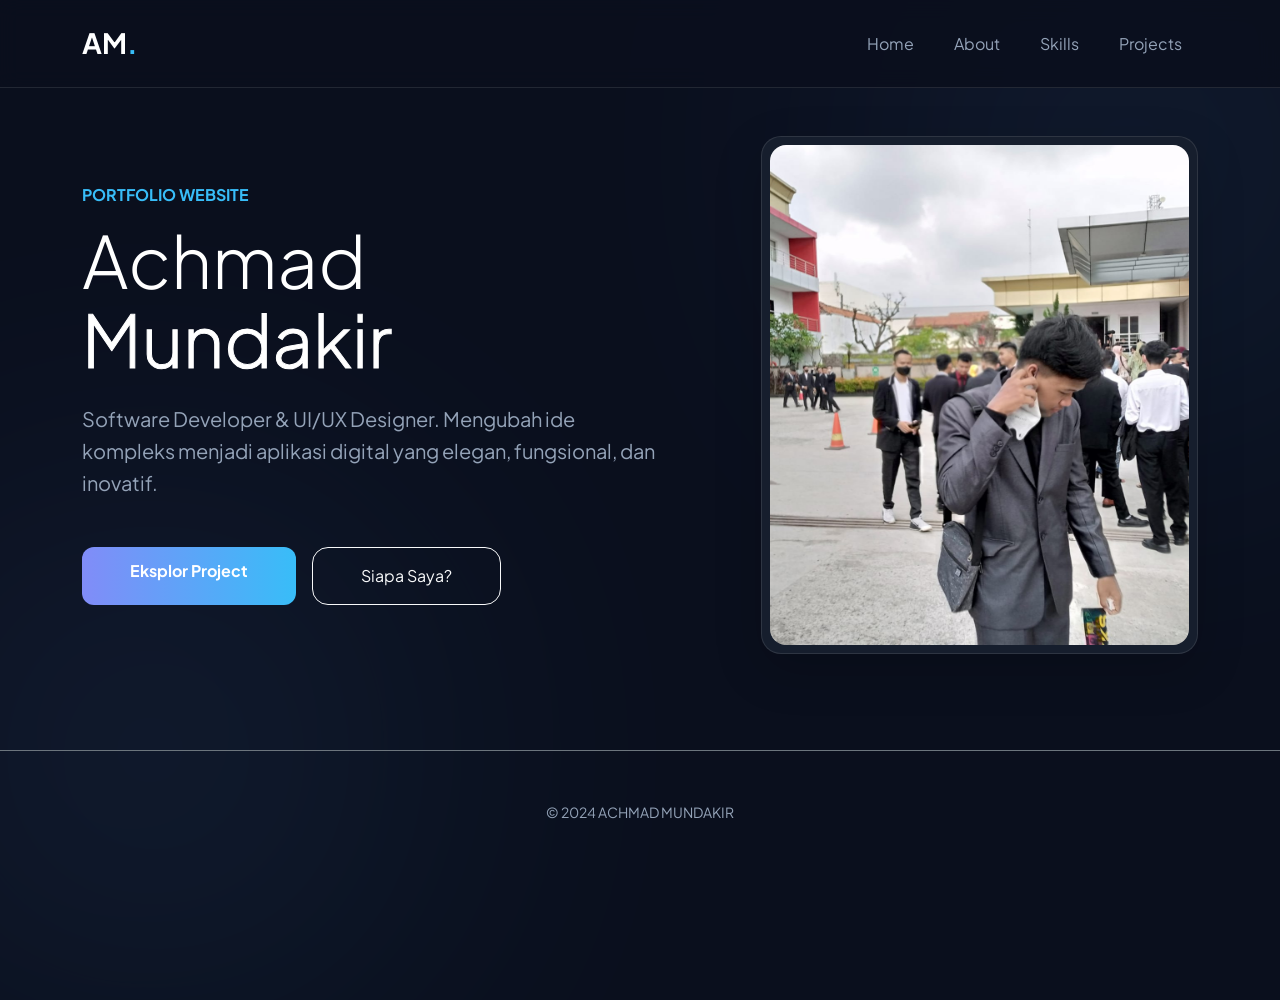
<file: index.html>
<!DOCTYPE html>
<html lang="id">
<head>
    <meta charset="UTF-8">
    <meta name="viewport" content="width=device-width, initial-scale=1.0">
    <title>Achmad Mundakir | Portfolio</title>
    <link href="https://cdn.jsdelivr.net/npm/bootstrap@5.3.0/dist/css/bootstrap.min.css" rel="stylesheet">
    <link rel="stylesheet" href="https://cdn.jsdelivr.net/npm/bootstrap-icons@1.11.1/font/bootstrap-icons.css">
    <link rel="stylesheet" href="static/css/style.css">
</head>
<body>
    <!-- Blur Decoration -->
    <div class="blob" style="top: -100px; right: -100px;"></div>
    <div class="blob" style="bottom: -100px; left: -100px;"></div>

    <nav class="navbar navbar-expand-lg navbar-dark sticky-top py-3">
        <div class="container">
            <a class="navbar-brand fw-bold fs-3 text-white" href="/">AM<span class="text-info">.</span></a>
            <button class="navbar-toggler" type="button" data-bs-toggle="collapse" data-bs-target="#navbarNav">
                <span class="navbar-toggler-icon"></span>
            </button>
            <div class="collapse navbar-collapse" id="navbarNav">
                <ul class="navbar-nav ms-auto gap-2">
    <li class="nav-item"><a class="nav-link px-3" href="index.html">Home</a></li>
    <li class="nav-item"><a class="nav-link px-3" href="about.html">About</a></li>
    <li class="nav-item"><a class="nav-link px-3" href="skills.html">Skills</a></li>
    <li class="nav-item"><a class="nav-link px-3" href="projects.html">Projects</a></li>
</ul>
            </div>
        </div>
    </nav>

    <main class="py-5">
        
<div class="container">
    <div class="row align-items-center min-vh-75 g-5">
        <div class="col-lg-7">
            <h6 class="text-info fw-bold text-uppercase ls-2 mb-3">Portfolio Website</h6>
            <h1 class="display-2 fw-extrabold mb-4" style="line-height: 1.1;">Achmad <br><span class="text-transparent" style="-webkit-text-stroke: 1px white;">Mundakir</span></h1>
            <p class="fs-5 text-muted mb-5 pe-lg-5">Software Developer & UI/UX Designer. Mengubah ide kompleks menjadi aplikasi digital yang elegan, fungsional, dan inovatif.</p>
            <div class="d-flex gap-3">
    <a href="projects.html" class="btn btn-primary-custom px-5">Eksplor Project</a>
    <a href="about.html" class="btn btn-outline-light px-5 py-3 rounded-4">Siapa Saya?</a>
</div>
        </div>
        <div class="col-lg-5">
            <div class="position-relative">
                <div class="profile-frame">
                    <div class="card-custom shadow-lg p-2">
                        <img src="static/images/fotoAM.jpg" 
                             class="w-100 rounded-4" style="height: 500px; object-fit: cover;">
                    </div>
                </div>
            </div>
        </div>
    </div>
</div>

    </main>

    <footer class="py-5 text-center text-muted border-top border-secondary mt-5">
        <small class="ls-2">© 2024 ACHMAD MUNDAKIR</small>
    </footer>

    <script src="https://cdn.jsdelivr.net/npm/bootstrap@5.3.0/dist/js/bootstrap.bundle.min.js"></script>
</body>
</html>
</file>
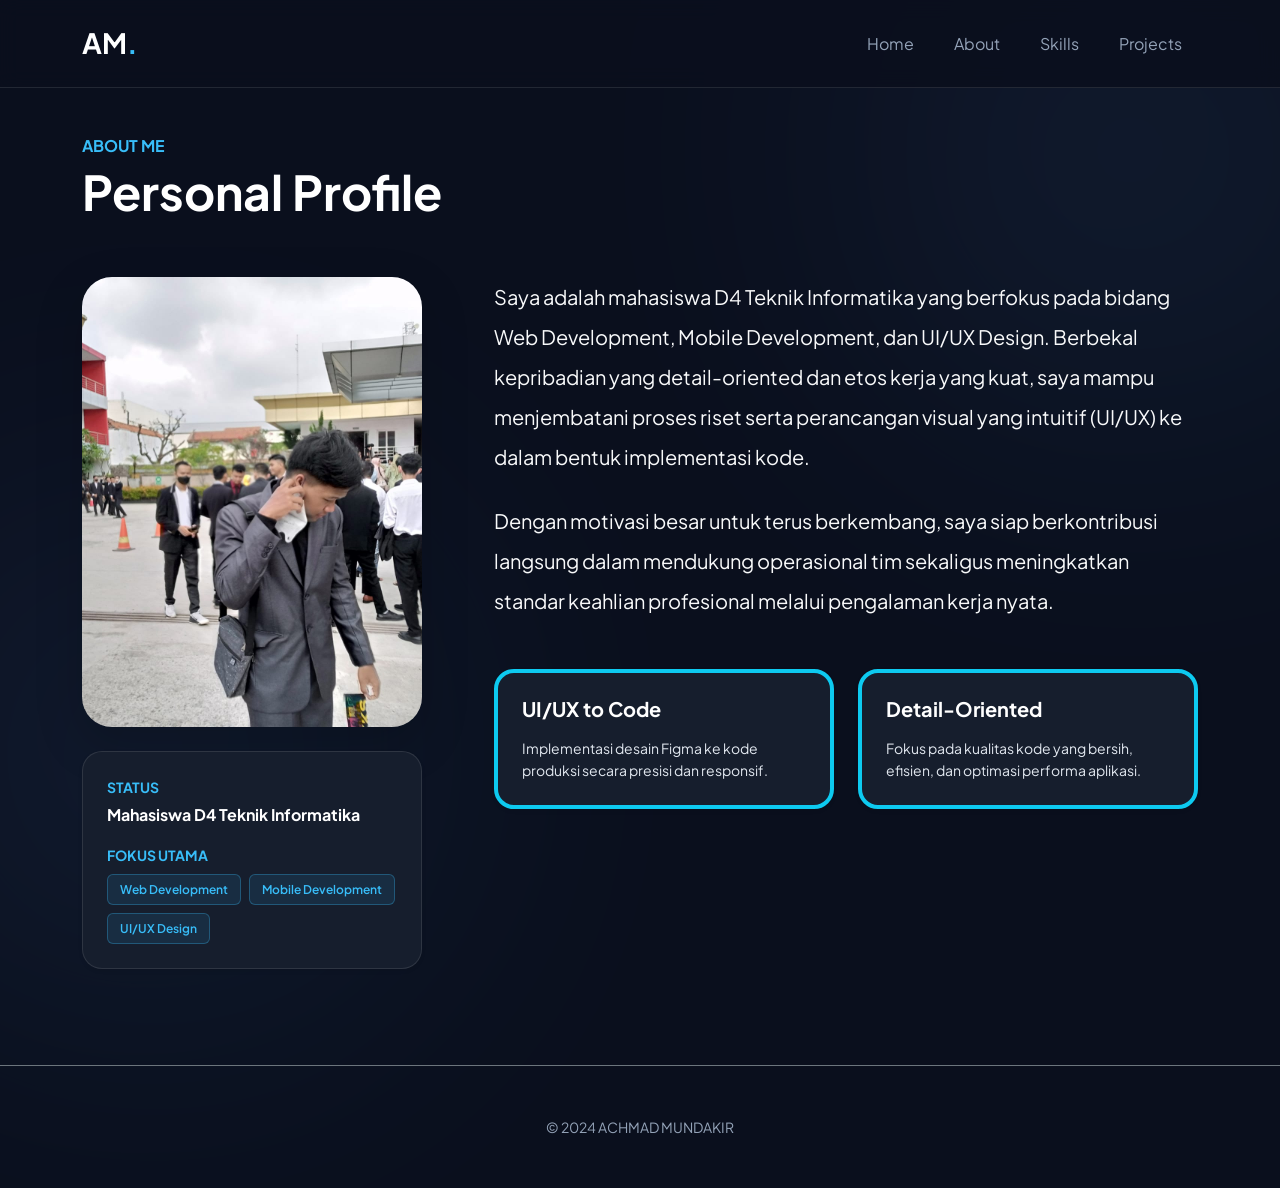
<file: about.html>
<!DOCTYPE html>
<html lang="id">
<head>
    <meta charset="UTF-8">
    <meta name="viewport" content="width=device-width, initial-scale=1.0">
    <title>Achmad Mundakir | Portfolio</title>
    <link href="https://cdn.jsdelivr.net/npm/bootstrap@5.3.0/dist/css/bootstrap.min.css" rel="stylesheet">
    <link rel="stylesheet" href="https://cdn.jsdelivr.net/npm/bootstrap-icons@1.11.1/font/bootstrap-icons.css">
    <link rel="stylesheet" href="static/css/style.css">
</head>
<body>
    <!-- Blur Decoration -->
    <div class="blob" style="top: -100px; right: -100px;"></div>
    <div class="blob" style="bottom: -100px; left: -100px;"></div>

    <nav class="navbar navbar-expand-lg navbar-dark sticky-top py-3">
        <div class="container">
            <a class="navbar-brand fw-bold fs-3 text-white" href="/">AM<span class="text-info">.</span></a>
            <button class="navbar-toggler" type="button" data-bs-toggle="collapse" data-bs-target="#navbarNav">
                <span class="navbar-toggler-icon"></span>
            </button>
            <div class="collapse navbar-collapse" id="navbarNav">
                <ul class="navbar-nav ms-auto gap-2">
    <li class="nav-item"><a class="nav-link px-3" href="index.html">Home</a></li>
    <li class="nav-item"><a class="nav-link px-3" href="about.html">About</a></li>
    <li class="nav-item"><a class="nav-link px-3" href="skills.html">Skills</a></li>
    <li class="nav-item"><a class="nav-link px-3" href="projects.html">Projects</a></li>
</ul>
            </div>
        </div>
    </nav>

    <main class="py-5">
        
<div class="container">
    <!-- Header -->
    <div class="row mb-5 text-center text-lg-start">
        <div class="col-lg-8">
            <h6 class="text-info fw-bold text-uppercase ls-2">About Me</h6>
            <h2 class="display-5 fw-bold mt-2">Personal Profile</h2>
        </div>
    </div>

    <div class="row g-5">
        <!-- Kolom Kiri: Foto & Status -->
        <div class="col-lg-4">
            <!-- Frame Foto -->
            <div class="card-custom shadow-lg overflow-hidden border-0 mb-4" style="border-radius: 30px; height: 450px;">
                <img src="static/images/fotoAM.jpg" alt="Achmad Mundakir" class="w-100 h-100" style="object-fit: cover;">
            </div>
            
            <!-- Kotak Status (Sudah diperbaiki menjadi gelap) -->
            <div class="card-custom p-4 shadow-sm text-start">
                <div class="mb-3">
                    <small class="text-info d-block small ls-2 text-uppercase fw-bold mb-1">Status</small>
                    <span class="text-white fw-bold">Mahasiswa D4 Teknik Informatika</span>
                </div>
                <div>
                    <small class="text-info d-block small ls-2 text-uppercase fw-bold mb-2 mt-3">Fokus Utama</small>
                    <div class="d-flex gap-2 flex-wrap">
                        <span class="badge-custom">Web Development</span>
                        <span class="badge-custom">Mobile Development</span>
                        <span class="badge-custom">UI/UX Design</span>
                    </div>
                </div>
            </div>
        </div>

        <!-- Kolom Kanan: Narasi & Value Pillars -->
        <div class="col-lg-8 ps-lg-5">
            <div class="mb-5">
                <p class="fs-5 text-light lh-lg mb-4 text-justify">
                    Saya adalah mahasiswa D4 Teknik Informatika yang berfokus pada bidang Web Development, Mobile Development, dan UI/UX Design. Berbekal kepribadian yang detail-oriented dan etos kerja yang kuat, saya mampu menjembatani proses riset serta perancangan visual yang intuitif (UI/UX) ke dalam bentuk implementasi kode.
                </p>
                <p class="fs-5 text-light lh-lg mb-5 text-justify">
                    Dengan motivasi besar untuk terus berkembang, saya siap berkontribusi langsung dalam mendukung operasional tim sekaligus meningkatkan standar keahlian profesional melalui pengalaman kerja nyata.
                </p>
            </div>

            <!-- Value Pillars (Sudah diperbaiki menjadi gelap) -->
            <div class="row g-4">
                <div class="col-md-6">
                    <div class="card-custom p-4 border-start border-4 border-info h-100 shadow-sm">
                        <h5 class="fw-bold text-white mb-3">UI/UX to Code</h5>
                        <p class="text-dim small mb-0">Implementasi desain Figma ke kode produksi secara presisi dan responsif.</p>
                    </div>
                </div>
                <div class="col-md-6">
                    <div class="card-custom p-4 border-start border-4 border-info h-100 shadow-sm">
                        <h5 class="fw-bold text-white mb-3">Detail-Oriented</h5>
                        <p class="text-dim small mb-0">Fokus pada kualitas kode yang bersih, efisien, dan optimasi performa aplikasi.</p>
                    </div>
                </div>
            </div>
        </div>
    </div>
</div>

    </main>

    <footer class="py-5 text-center text-muted border-top border-secondary mt-5">
        <small class="ls-2">© 2024 ACHMAD MUNDAKIR</small>
    </footer>

    <script src="https://cdn.jsdelivr.net/npm/bootstrap@5.3.0/dist/js/bootstrap.bundle.min.js"></script>
</body>
</html>
</file>
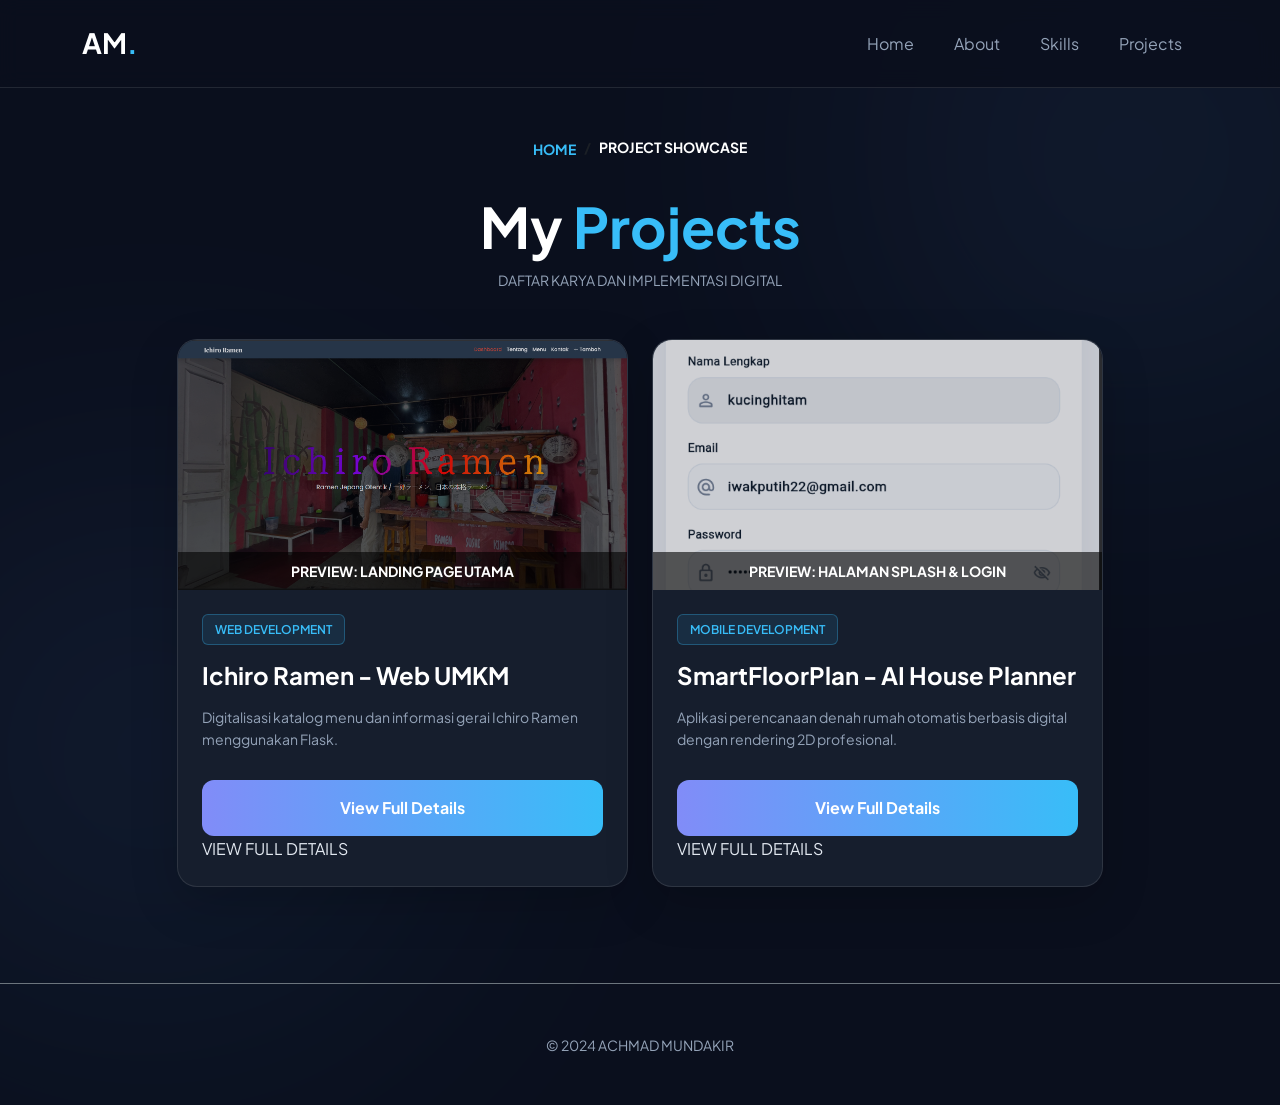
<file: projects.html>
<!DOCTYPE html>
<html lang="id">
<head>
    <meta charset="UTF-8">
    <meta name="viewport" content="width=device-width, initial-scale=1.0">
    <title>Achmad Mundakir | Portfolio</title>
    <link href="https://cdn.jsdelivr.net/npm/bootstrap@5.3.0/dist/css/bootstrap.min.css" rel="stylesheet">
    <link rel="stylesheet" href="https://cdn.jsdelivr.net/npm/bootstrap-icons@1.11.1/font/bootstrap-icons.css">
    <link rel="stylesheet" href="static/css/style.css">
</head>
<body>
    <!-- Blur Decoration -->
    <div class="blob" style="top: -100px; right: -100px;"></div>
    <div class="blob" style="bottom: -100px; left: -100px;"></div>

    <nav class="navbar navbar-expand-lg navbar-dark sticky-top py-3">
        <div class="container">
            <a class="navbar-brand fw-bold fs-3 text-white" href="/">AM<span class="text-info">.</span></a>
            <button class="navbar-toggler" type="button" data-bs-toggle="collapse" data-bs-target="#navbarNav">
                <span class="navbar-toggler-icon"></span>
            </button>
            <div class="collapse navbar-collapse" id="navbarNav">
                <ul class="navbar-nav ms-auto gap-2">
    <li class="nav-item"><a class="nav-link px-3" href="index.html">Home</a></li>
    <li class="nav-item"><a class="nav-link px-3" href="about.html">About</a></li>
    <li class="nav-item"><a class="nav-link px-3" href="skills.html">Skills</a></li>
    <li class="nav-item"><a class="nav-link px-3" href="projects.html">Projects</a></li>
</ul>
            </div>
        </div>
    </nav>

    <main class="py-5">
        
<!-- Header & Breadcrumb -->
<div class="container text-center mb-5">
    <nav aria-label="breadcrumb" class="d-flex justify-content-center mb-3">
        <ol class="breadcrumb">
            <li class="breadcrumb-item"><a href="/" class="text-info text-decoration-none small fw-bold">HOME</a></li>
            <!-- Di sini tidak boleh pakai project.title karena ini halaman daftar semua proyek -->
            <li class="breadcrumb-item active text-white small fw-bold" aria-current="page">PROJECT SHOWCASE</li>
        </ol>
    </nav>
    <h2 class="display-4 fw-bold text-white">My <span class="text-info">Projects</span></h2>
    <p class="text-muted text-uppercase ls-2 small">Daftar karya dan implementasi digital</p>
</div>

<div class="container">
    <div class="row g-4 justify-content-center">
        <!-- Loop menggunakan 'p' sebagai inisial project -->
        
        <div class="col-md-6 col-lg-5">
            <div class="card-custom p-0 h-100 overflow-hidden shadow-lg">
                <!-- Bagian Gambar Preview -->
                <div class="position-relative" style="height: 250px; background-color: #0f172a;">
                    <img src="static/images/Screenshot%202025-07-26%20013849.png" 
                         class="w-100 h-100" style="object-fit: cover; opacity: 0.8;">
                    
                    <!-- Label tampilan foto pertama -->
                    <div class="position-absolute bottom-0 start-0 w-100 p-2 text-white text-center fw-bold small" style="background: rgba(0,0,0,0.6);">
                        PREVIEW: LANDING PAGE UTAMA
                    </div>
                </div>

                <!-- Bagian Teks Card -->
                <div class="p-4">
                    <span class="badge-custom mb-3 d-inline-block text-uppercase small ls-1">Web Development</span>
                    <h3 class="fw-bold h4 mb-3 text-white">Ichiro Ramen - Web UMKM</h3>
                    <p class="text-muted small mb-4" style="height: 50px; overflow: hidden;">Digitalisasi katalog menu dan informasi gerai Ichiro Ramen menggunakan Flask.</p>
                    
                    <!-- Tombol Detail -->
                    <a href="project/ichiro-ramen.html" class="btn btn-primary-custom w-100 py-3">View Full Details</a>
                        VIEW FULL DETAILS
                    </a>
                </div>
            </div>
        </div>
        
        <div class="col-md-6 col-lg-5">
            <div class="card-custom p-0 h-100 overflow-hidden shadow-lg">
                <!-- Bagian Gambar Preview -->
                <div class="position-relative" style="height: 250px; background-color: #0f172a;">
                    <img src="static/imagess/Screenshot%202026-06-04%20221456.png" 
                         class="w-100 h-100" style="object-fit: cover; opacity: 0.8;">
                    
                    <!-- Label tampilan foto pertama -->
                    <div class="position-absolute bottom-0 start-0 w-100 p-2 text-white text-center fw-bold small" style="background: rgba(0,0,0,0.6);">
                        PREVIEW: HALAMAN SPLASH &amp; LOGIN
                    </div>
                </div>

                <!-- Bagian Teks Card -->
                <div class="p-4">
                    <span class="badge-custom mb-3 d-inline-block text-uppercase small ls-1">Mobile Development</span>
                    <h3 class="fw-bold h4 mb-3 text-white">SmartFloorPlan - AI House Planner</h3>
                    <p class="text-muted small mb-4" style="height: 50px; overflow: hidden;">Aplikasi perencanaan denah rumah otomatis berbasis digital dengan rendering 2D profesional.</p>
                    
                    <!-- Tombol Detail -->
                    <a href="project/smart-floor-plan.html" class="btn btn-primary-custom w-100 py-3">View Full Details</a>
                        VIEW FULL DETAILS
                    </a>
                </div>
            </div>
        </div>
        
    </div>
</div>

    </main>

    <footer class="py-5 text-center text-muted border-top border-secondary mt-5">
        <small class="ls-2">© 2024 ACHMAD MUNDAKIR</small>
    </footer>

    <script src="https://cdn.jsdelivr.net/npm/bootstrap@5.3.0/dist/js/bootstrap.bundle.min.js"></script>
</body>
</html>
</file>
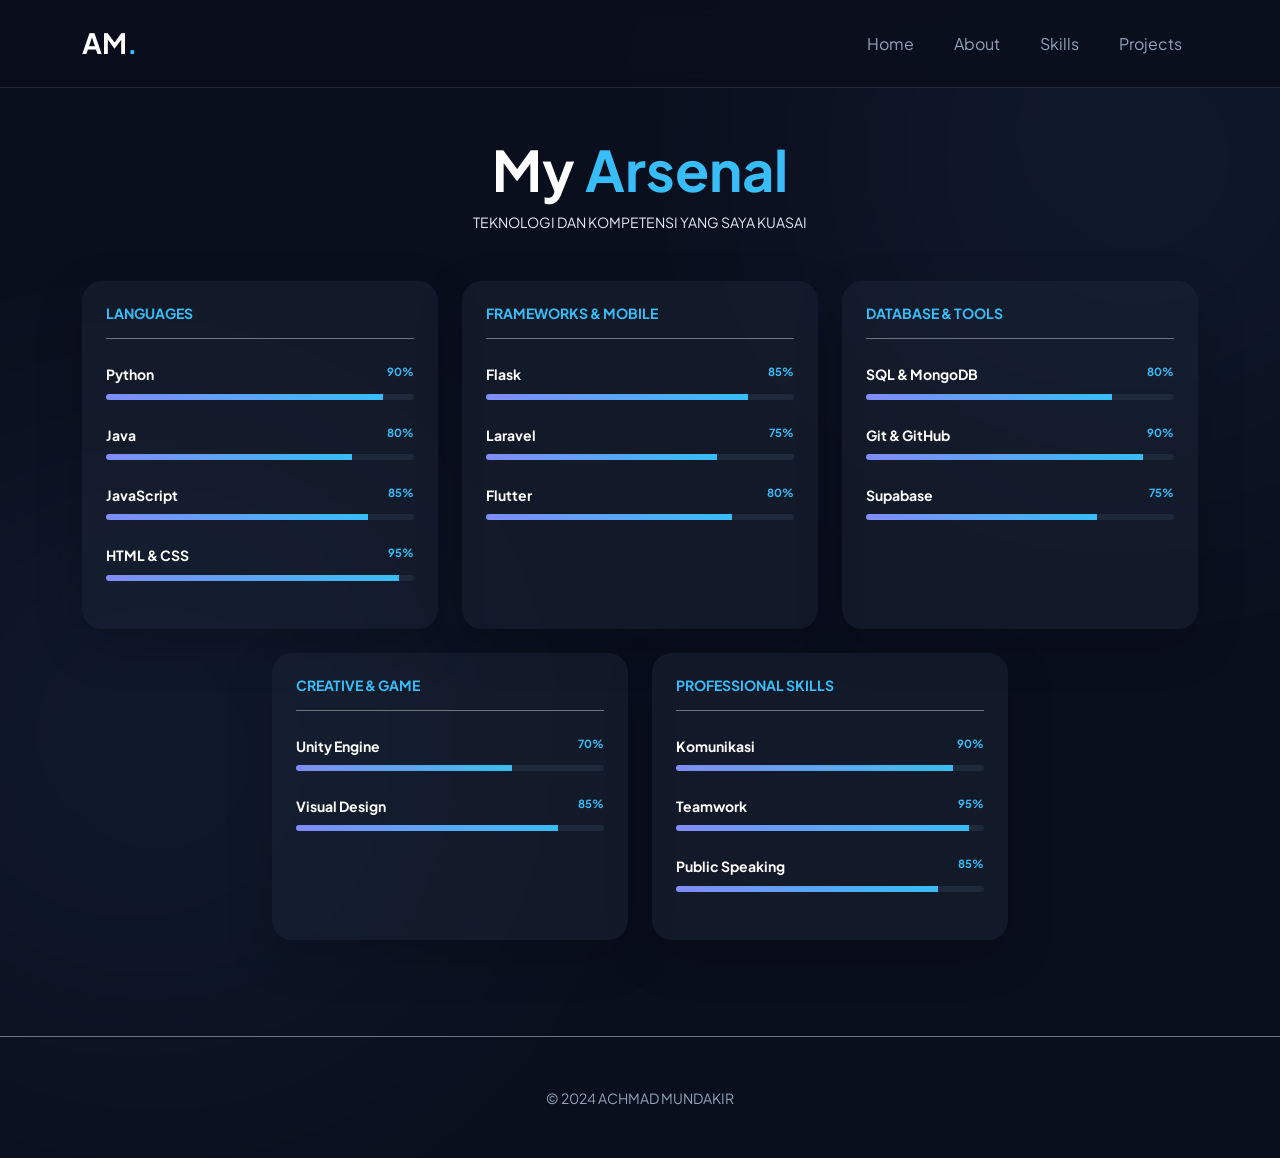
<file: skills.html>
<!DOCTYPE html>
<html lang="id">
<head>
    <meta charset="UTF-8">
    <meta name="viewport" content="width=device-width, initial-scale=1.0">
    <title>Achmad Mundakir | Portfolio</title>
    <link href="https://cdn.jsdelivr.net/npm/bootstrap@5.3.0/dist/css/bootstrap.min.css" rel="stylesheet">
    <link rel="stylesheet" href="https://cdn.jsdelivr.net/npm/bootstrap-icons@1.11.1/font/bootstrap-icons.css">
    <link rel="stylesheet" href="static/css/style.css">
</head>
<body>
    <!-- Blur Decoration -->
    <div class="blob" style="top: -100px; right: -100px;"></div>
    <div class="blob" style="bottom: -100px; left: -100px;"></div>

    <nav class="navbar navbar-expand-lg navbar-dark sticky-top py-3">
        <div class="container">
            <a class="navbar-brand fw-bold fs-3 text-white" href="/">AM<span class="text-info">.</span></a>
            <button class="navbar-toggler" type="button" data-bs-toggle="collapse" data-bs-target="#navbarNav">
                <span class="navbar-toggler-icon"></span>
            </button>
            <div class="collapse navbar-collapse" id="navbarNav">
                <ul class="navbar-nav ms-auto gap-2">
    <li class="nav-item"><a class="nav-link px-3" href="index.html">Home</a></li>
    <li class="nav-item"><a class="nav-link px-3" href="about.html">About</a></li>
    <li class="nav-item"><a class="nav-link px-3" href="skills.html">Skills</a></li>
    <li class="nav-item"><a class="nav-link px-3" href="projects.html">Projects</a></li>
</ul>
            </div>
        </div>
    </nav>

    <main class="py-5">
        
<div class="container text-center mb-5">
    <h2 class="display-4 fw-bold text-white">My <span class="text-info">Arsenal</span></h2>
    <p class="text-dim text-uppercase ls-2 small">Teknologi dan Kompetensi yang saya kuasai</p>
</div>

<div class="container">
    <!-- Grid disesuaikan agar rapi (row-cols-lg-3 untuk 3 kolom) -->
    <div class="row g-4 row-cols-1 row-cols-md-2 row-cols-lg-3 justify-content-center">
        
        <div class="col">
            <div class="card-custom p-4 h-100 shadow-lg border-0" style="background: rgba(30, 41, 59, 0.4);">
                <h5 class="fw-bold mb-4 text-info text-uppercase small ls-2 border-bottom border-secondary pb-3">
                    Languages
                </h5>
                
                
                <div class="mb-4 text-start">
                    <div class="d-flex justify-content-between mb-2">
                        <span class="fw-bold text-white small">Python</span>
                        <span class="text-info extra-small fw-bold">90%</span>
                    </div>
                    <div class="progress" style="height: 6px; background-color: #1e293b;">
                        <!-- Menggunakan data-width agar tidak merah di editor -->
                        <div class="progress-bar" 
                             role="progressbar" 
                             data-width="90%"
                             aria-valuenow="0" 
                             aria-valuemin="0" 
                             aria-valuemax="100">
                        </div>
                    </div>
                </div>
                
                <div class="mb-4 text-start">
                    <div class="d-flex justify-content-between mb-2">
                        <span class="fw-bold text-white small">Java</span>
                        <span class="text-info extra-small fw-bold">80%</span>
                    </div>
                    <div class="progress" style="height: 6px; background-color: #1e293b;">
                        <!-- Menggunakan data-width agar tidak merah di editor -->
                        <div class="progress-bar" 
                             role="progressbar" 
                             data-width="80%"
                             aria-valuenow="0" 
                             aria-valuemin="0" 
                             aria-valuemax="100">
                        </div>
                    </div>
                </div>
                
                <div class="mb-4 text-start">
                    <div class="d-flex justify-content-between mb-2">
                        <span class="fw-bold text-white small">JavaScript</span>
                        <span class="text-info extra-small fw-bold">85%</span>
                    </div>
                    <div class="progress" style="height: 6px; background-color: #1e293b;">
                        <!-- Menggunakan data-width agar tidak merah di editor -->
                        <div class="progress-bar" 
                             role="progressbar" 
                             data-width="85%"
                             aria-valuenow="0" 
                             aria-valuemin="0" 
                             aria-valuemax="100">
                        </div>
                    </div>
                </div>
                
                <div class="mb-4 text-start">
                    <div class="d-flex justify-content-between mb-2">
                        <span class="fw-bold text-white small">HTML &amp; CSS</span>
                        <span class="text-info extra-small fw-bold">95%</span>
                    </div>
                    <div class="progress" style="height: 6px; background-color: #1e293b;">
                        <!-- Menggunakan data-width agar tidak merah di editor -->
                        <div class="progress-bar" 
                             role="progressbar" 
                             data-width="95%"
                             aria-valuenow="0" 
                             aria-valuemin="0" 
                             aria-valuemax="100">
                        </div>
                    </div>
                </div>
                
            </div>
        </div>
        
        <div class="col">
            <div class="card-custom p-4 h-100 shadow-lg border-0" style="background: rgba(30, 41, 59, 0.4);">
                <h5 class="fw-bold mb-4 text-info text-uppercase small ls-2 border-bottom border-secondary pb-3">
                    Frameworks &amp; Mobile
                </h5>
                
                
                <div class="mb-4 text-start">
                    <div class="d-flex justify-content-between mb-2">
                        <span class="fw-bold text-white small">Flask</span>
                        <span class="text-info extra-small fw-bold">85%</span>
                    </div>
                    <div class="progress" style="height: 6px; background-color: #1e293b;">
                        <!-- Menggunakan data-width agar tidak merah di editor -->
                        <div class="progress-bar" 
                             role="progressbar" 
                             data-width="85%"
                             aria-valuenow="0" 
                             aria-valuemin="0" 
                             aria-valuemax="100">
                        </div>
                    </div>
                </div>
                
                <div class="mb-4 text-start">
                    <div class="d-flex justify-content-between mb-2">
                        <span class="fw-bold text-white small">Laravel</span>
                        <span class="text-info extra-small fw-bold">75%</span>
                    </div>
                    <div class="progress" style="height: 6px; background-color: #1e293b;">
                        <!-- Menggunakan data-width agar tidak merah di editor -->
                        <div class="progress-bar" 
                             role="progressbar" 
                             data-width="75%"
                             aria-valuenow="0" 
                             aria-valuemin="0" 
                             aria-valuemax="100">
                        </div>
                    </div>
                </div>
                
                <div class="mb-4 text-start">
                    <div class="d-flex justify-content-between mb-2">
                        <span class="fw-bold text-white small">Flutter</span>
                        <span class="text-info extra-small fw-bold">80%</span>
                    </div>
                    <div class="progress" style="height: 6px; background-color: #1e293b;">
                        <!-- Menggunakan data-width agar tidak merah di editor -->
                        <div class="progress-bar" 
                             role="progressbar" 
                             data-width="80%"
                             aria-valuenow="0" 
                             aria-valuemin="0" 
                             aria-valuemax="100">
                        </div>
                    </div>
                </div>
                
            </div>
        </div>
        
        <div class="col">
            <div class="card-custom p-4 h-100 shadow-lg border-0" style="background: rgba(30, 41, 59, 0.4);">
                <h5 class="fw-bold mb-4 text-info text-uppercase small ls-2 border-bottom border-secondary pb-3">
                    Database &amp; Tools
                </h5>
                
                
                <div class="mb-4 text-start">
                    <div class="d-flex justify-content-between mb-2">
                        <span class="fw-bold text-white small">SQL &amp; MongoDB</span>
                        <span class="text-info extra-small fw-bold">80%</span>
                    </div>
                    <div class="progress" style="height: 6px; background-color: #1e293b;">
                        <!-- Menggunakan data-width agar tidak merah di editor -->
                        <div class="progress-bar" 
                             role="progressbar" 
                             data-width="80%"
                             aria-valuenow="0" 
                             aria-valuemin="0" 
                             aria-valuemax="100">
                        </div>
                    </div>
                </div>
                
                <div class="mb-4 text-start">
                    <div class="d-flex justify-content-between mb-2">
                        <span class="fw-bold text-white small">Git &amp; GitHub</span>
                        <span class="text-info extra-small fw-bold">90%</span>
                    </div>
                    <div class="progress" style="height: 6px; background-color: #1e293b;">
                        <!-- Menggunakan data-width agar tidak merah di editor -->
                        <div class="progress-bar" 
                             role="progressbar" 
                             data-width="90%"
                             aria-valuenow="0" 
                             aria-valuemin="0" 
                             aria-valuemax="100">
                        </div>
                    </div>
                </div>
                
                <div class="mb-4 text-start">
                    <div class="d-flex justify-content-between mb-2">
                        <span class="fw-bold text-white small">Supabase</span>
                        <span class="text-info extra-small fw-bold">75%</span>
                    </div>
                    <div class="progress" style="height: 6px; background-color: #1e293b;">
                        <!-- Menggunakan data-width agar tidak merah di editor -->
                        <div class="progress-bar" 
                             role="progressbar" 
                             data-width="75%"
                             aria-valuenow="0" 
                             aria-valuemin="0" 
                             aria-valuemax="100">
                        </div>
                    </div>
                </div>
                
            </div>
        </div>
        
        <div class="col">
            <div class="card-custom p-4 h-100 shadow-lg border-0" style="background: rgba(30, 41, 59, 0.4);">
                <h5 class="fw-bold mb-4 text-info text-uppercase small ls-2 border-bottom border-secondary pb-3">
                    Creative &amp; Game
                </h5>
                
                
                <div class="mb-4 text-start">
                    <div class="d-flex justify-content-between mb-2">
                        <span class="fw-bold text-white small">Unity Engine</span>
                        <span class="text-info extra-small fw-bold">70%</span>
                    </div>
                    <div class="progress" style="height: 6px; background-color: #1e293b;">
                        <!-- Menggunakan data-width agar tidak merah di editor -->
                        <div class="progress-bar" 
                             role="progressbar" 
                             data-width="70%"
                             aria-valuenow="0" 
                             aria-valuemin="0" 
                             aria-valuemax="100">
                        </div>
                    </div>
                </div>
                
                <div class="mb-4 text-start">
                    <div class="d-flex justify-content-between mb-2">
                        <span class="fw-bold text-white small">Visual Design</span>
                        <span class="text-info extra-small fw-bold">85%</span>
                    </div>
                    <div class="progress" style="height: 6px; background-color: #1e293b;">
                        <!-- Menggunakan data-width agar tidak merah di editor -->
                        <div class="progress-bar" 
                             role="progressbar" 
                             data-width="85%"
                             aria-valuenow="0" 
                             aria-valuemin="0" 
                             aria-valuemax="100">
                        </div>
                    </div>
                </div>
                
            </div>
        </div>
        
        <div class="col">
            <div class="card-custom p-4 h-100 shadow-lg border-0" style="background: rgba(30, 41, 59, 0.4);">
                <h5 class="fw-bold mb-4 text-info text-uppercase small ls-2 border-bottom border-secondary pb-3">
                    Professional Skills
                </h5>
                
                
                <div class="mb-4 text-start">
                    <div class="d-flex justify-content-between mb-2">
                        <span class="fw-bold text-white small">Komunikasi</span>
                        <span class="text-info extra-small fw-bold">90%</span>
                    </div>
                    <div class="progress" style="height: 6px; background-color: #1e293b;">
                        <!-- Menggunakan data-width agar tidak merah di editor -->
                        <div class="progress-bar" 
                             role="progressbar" 
                             data-width="90%"
                             aria-valuenow="0" 
                             aria-valuemin="0" 
                             aria-valuemax="100">
                        </div>
                    </div>
                </div>
                
                <div class="mb-4 text-start">
                    <div class="d-flex justify-content-between mb-2">
                        <span class="fw-bold text-white small">Teamwork</span>
                        <span class="text-info extra-small fw-bold">95%</span>
                    </div>
                    <div class="progress" style="height: 6px; background-color: #1e293b;">
                        <!-- Menggunakan data-width agar tidak merah di editor -->
                        <div class="progress-bar" 
                             role="progressbar" 
                             data-width="95%"
                             aria-valuenow="0" 
                             aria-valuemin="0" 
                             aria-valuemax="100">
                        </div>
                    </div>
                </div>
                
                <div class="mb-4 text-start">
                    <div class="d-flex justify-content-between mb-2">
                        <span class="fw-bold text-white small">Public Speaking</span>
                        <span class="text-info extra-small fw-bold">85%</span>
                    </div>
                    <div class="progress" style="height: 6px; background-color: #1e293b;">
                        <!-- Menggunakan data-width agar tidak merah di editor -->
                        <div class="progress-bar" 
                             role="progressbar" 
                             data-width="85%"
                             aria-valuenow="0" 
                             aria-valuemin="0" 
                             aria-valuemax="100">
                        </div>
                    </div>
                </div>
                
            </div>
        </div>
        
    </div>
</div>

<!-- Script untuk mengisi baris progress secara otomatis -->
<script>
    document.addEventListener("DOMContentLoaded", function() {
        const bars = document.querySelectorAll('.progress-bar');
        bars.forEach(bar => {
            const width = bar.getAttribute('data-width');
            bar.style.width = width;
        });
    });
</script>

<style>
    .extra-small { font-size: 0.7rem; }
    .card-custom { transition: transform 0.3s ease; }
    .card-custom:hover { transform: translateY(-5px); border: 1px solid rgba(56, 189, 248, 0.3) !important; }
</style>

    </main>

    <footer class="py-5 text-center text-muted border-top border-secondary mt-5">
        <small class="ls-2">© 2024 ACHMAD MUNDAKIR</small>
    </footer>

    <script src="https://cdn.jsdelivr.net/npm/bootstrap@5.3.0/dist/js/bootstrap.bundle.min.js"></script>
</body>
</html>
</file>
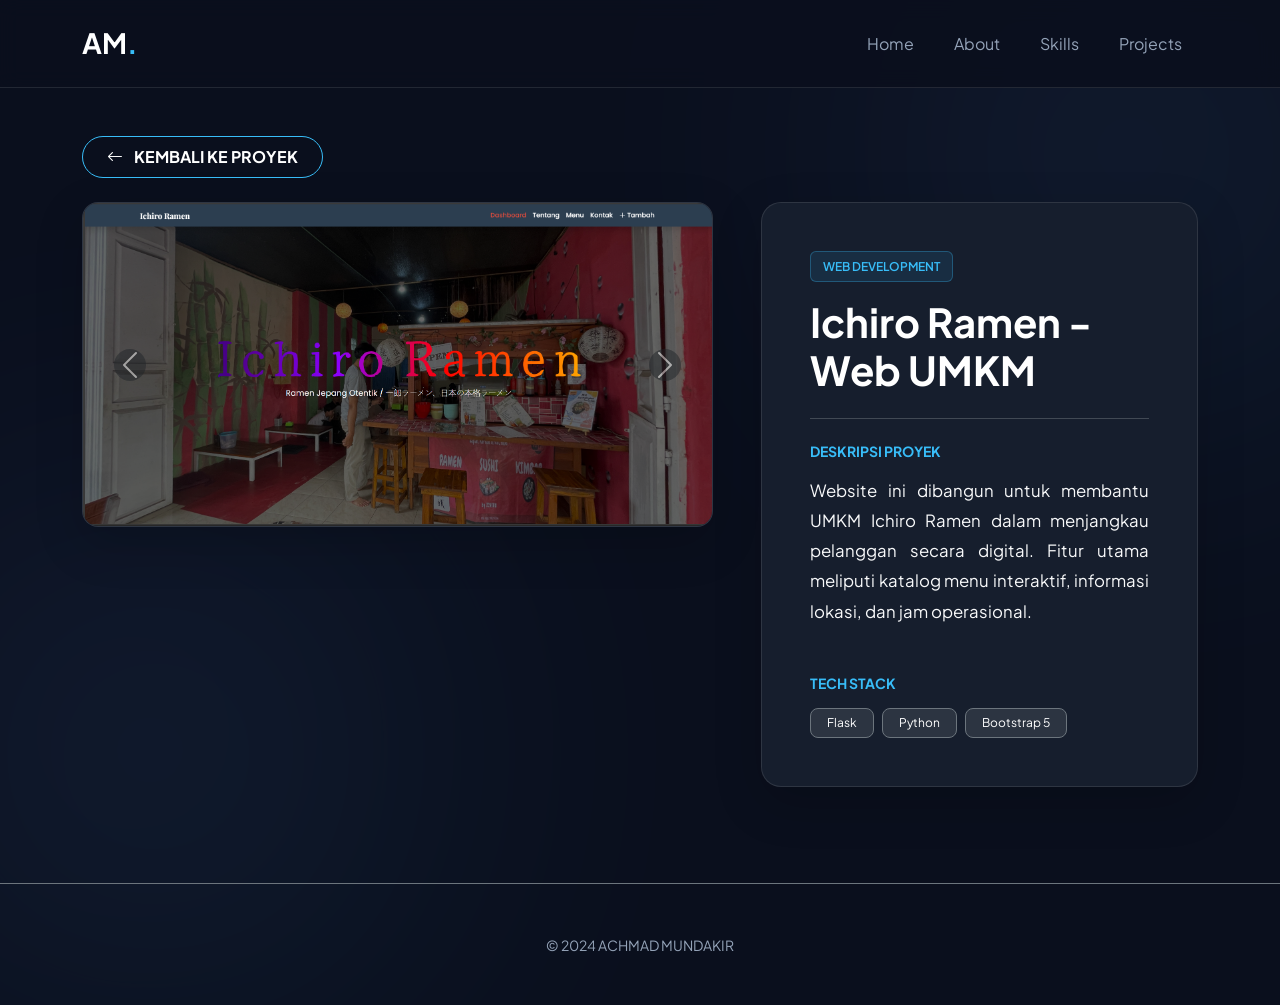
<file: project/ichiro-ramen.html>
<!DOCTYPE html>
<html lang="id">
<head>
    <meta charset="UTF-8">
    <meta name="viewport" content="width=device-width, initial-scale=1.0">
    <title>Achmad Mundakir | Portfolio</title>
    <link href="https://cdn.jsdelivr.net/npm/bootstrap@5.3.0/dist/css/bootstrap.min.css" rel="stylesheet">
    <link rel="stylesheet" href="https://cdn.jsdelivr.net/npm/bootstrap-icons@1.11.1/font/bootstrap-icons.css">
    <link rel="stylesheet" href="../static/css/style.css">
</head>
<body>
    <!-- Blur Decoration -->
    <div class="blob" style="top: -100px; right: -100px;"></div>
    <div class="blob" style="bottom: -100px; left: -100px;"></div>

    <nav class="navbar navbar-expand-lg navbar-dark sticky-top py-3">
        <div class="container">
            <a class="navbar-brand fw-bold fs-3 text-white" href="/">AM<span class="text-info">.</span></a>
            <button class="navbar-toggler" type="button" data-bs-toggle="collapse" data-bs-target="#navbarNav">
                <span class="navbar-toggler-icon"></span>
            </button>
            <div class="collapse navbar-collapse" id="navbarNav">
                <ul class="navbar-nav ms-auto gap-2">
    <li class="nav-item"><a class="nav-link px-3" href="../index.html">Home</a></li>
    <li class="nav-item"><a class="nav-link px-3" href="../about.html">About</a></li>
    <li class="nav-item"><a class="nav-link px-3" href="../skills.html">Skills</a></li>
    <li class="nav-item"><a class="nav-link px-3" href="../projects.html">Projects</a></li>
</ul>
            </div>
        </div>
    </nav>

    <main class="py-5">
        
<div class="container">
    
    <!-- Tombol Back dengan kontras yang jelas -->
    <div class="mb-4">
    <a href="../projects.html" class="btn btn-outline-info rounded-pill px-4 py-2 small fw-bold">
        <i class="bi bi-arrow-left me-2"></i> KEMBALI KE PROYEK
    </a>
</div>

    <div class="row g-5">
        <div class="col-lg-7">
            <div id="projectCarousel" class="carousel slide shadow-lg rounded-4 overflow-hidden card-custom p-0" data-bs-ride="carousel">
                <div class="carousel-inner">
                    
                    <div class="carousel-item active">
                        <img src="../static/images/Screenshot%202025-07-26%20013849.png" 
                             class="d-block mx-auto" 
                             style="max-height: 600px; width: auto; max-width: 100%; object-fit: contain; background-color: #0a0f1d;">
                    </div>
                    
                    <div class="carousel-item ">
                        <img src="../static/images/Screenshot%202025-07-26%20013927.png" 
                             class="d-block mx-auto" 
                             style="max-height: 600px; width: auto; max-width: 100%; object-fit: contain; background-color: #0a0f1d;">
                    </div>
                    
                    <div class="carousel-item ">
                        <img src="../static/images/Screenshot%202025-07-26%20014014.png" 
                             class="d-block mx-auto" 
                             style="max-height: 600px; width: auto; max-width: 100%; object-fit: contain; background-color: #0a0f1d;">
                    </div>
                    
                    <div class="carousel-item ">
                        <img src="../static/images/Screenshot%202025-07-26%20014111.png" 
                             class="d-block mx-auto" 
                             style="max-height: 600px; width: auto; max-width: 100%; object-fit: contain; background-color: #0a0f1d;">
                    </div>
                    
                </div>
                <button class="carousel-control-prev" type="button" data-bs-target="#projectCarousel" data-bs-slide="prev">
                    <span class="carousel-control-prev-icon bg-dark rounded-circle p-2"></span>
                </button>
                <button class="carousel-control-next" type="button" data-bs-target="#projectCarousel" data-bs-slide="next">
                    <span class="carousel-control-next-icon bg-dark rounded-circle p-2"></span>
                </button>
            </div>
        </div>

        <div class="col-lg-5">
            <div class="card-custom p-5 h-100 shadow-lg">
                <span class="badge-custom mb-3 d-inline-block text-uppercase small ls-2">Web Development</span>
                <h2 class="fw-bold mb-4 text-white display-6">Ichiro Ramen - Web UMKM</h2>
                <hr class="border-secondary opacity-50">
                
                <h6 class="text-info fw-bold text-uppercase ls-2 small mb-3 mt-4">Deskripsi Proyek</h6>
                <!-- Warna teks di sini diperbaiki menjadi lebih terang -->
                <p class="text-light mb-5" style="text-align: justify; line-height: 1.8; font-size: 1.05rem;">
                    Website ini dibangun untuk membantu UMKM Ichiro Ramen dalam menjangkau pelanggan secara digital. Fitur utama meliputi katalog menu interaktif, informasi lokasi, dan jam operasional.
                </p>
                
                <h6 class="text-info fw-bold text-uppercase ls-2 small mb-3">Tech Stack</h6>
                <div class="d-flex flex-wrap gap-2">
                    
                    <span class="badge bg-secondary bg-opacity-25 text-white border border-secondary px-3 py-2 rounded-3 small fw-normal">
                        Flask
                    </span>
                    
                    <span class="badge bg-secondary bg-opacity-25 text-white border border-secondary px-3 py-2 rounded-3 small fw-normal">
                        Python
                    </span>
                    
                    <span class="badge bg-secondary bg-opacity-25 text-white border border-secondary px-3 py-2 rounded-3 small fw-normal">
                        Bootstrap 5
                    </span>
                    
                </div>
            </div>
        </div>
    </div>
</div>

    </main>

    <footer class="py-5 text-center text-muted border-top border-secondary mt-5">
        <small class="ls-2">© 2024 ACHMAD MUNDAKIR</small>
    </footer>

    <script src="https://cdn.jsdelivr.net/npm/bootstrap@5.3.0/dist/js/bootstrap.bundle.min.js"></script>
</body>
</html>
</file>
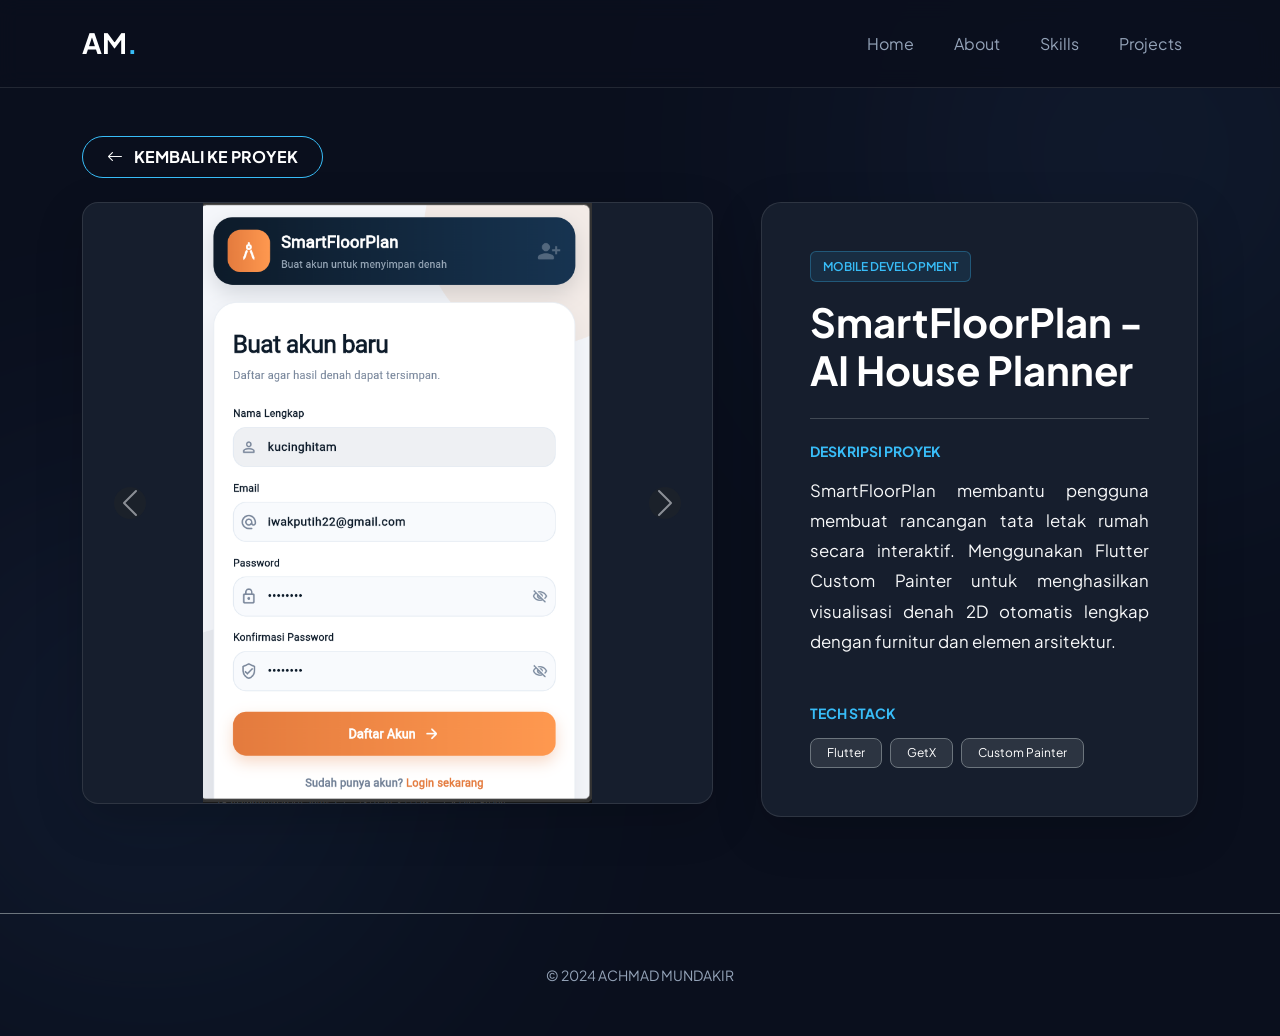
<file: project/smart-floor-plan.html>
<!DOCTYPE html>
<html lang="id">
<head>
    <meta charset="UTF-8">
    <meta name="viewport" content="width=device-width, initial-scale=1.0">
    <title>Achmad Mundakir | Portfolio</title>
    <link href="https://cdn.jsdelivr.net/npm/bootstrap@5.3.0/dist/css/bootstrap.min.css" rel="stylesheet">
    <link rel="stylesheet" href="https://cdn.jsdelivr.net/npm/bootstrap-icons@1.11.1/font/bootstrap-icons.css">
    <link rel="stylesheet" href="../static/css/style.css">
</head>
<body>
    <!-- Blur Decoration -->
    <div class="blob" style="top: -100px; right: -100px;"></div>
    <div class="blob" style="bottom: -100px; left: -100px;"></div>

    <nav class="navbar navbar-expand-lg navbar-dark sticky-top py-3">
        <div class="container">
            <a class="navbar-brand fw-bold fs-3 text-white" href="/">AM<span class="text-info">.</span></a>
            <button class="navbar-toggler" type="button" data-bs-toggle="collapse" data-bs-target="#navbarNav">
                <span class="navbar-toggler-icon"></span>
            </button>
            <div class="collapse navbar-collapse" id="navbarNav">
                <ul class="navbar-nav ms-auto gap-2">
    <li class="nav-item"><a class="nav-link px-3" href="../index.html">Home</a></li>
    <li class="nav-item"><a class="nav-link px-3" href="../about.html">About</a></li>
    <li class="nav-item"><a class="nav-link px-3" href="../skills.html">Skills</a></li>
    <li class="nav-item"><a class="nav-link px-3" href="../projects.html">Projects</a></li>
</ul>
            </div>
        </div>
    </nav>

    <main class="py-5">
        
<div class="container">
    
    <!-- Tombol Back dengan kontras yang jelas -->
    <div class="mb-4">
    <a href="../projects.html" class="btn btn-outline-info rounded-pill px-4 py-2 small fw-bold">
        <i class="bi bi-arrow-left me-2"></i> KEMBALI KE PROYEK
    </a>
</div>

    <div class="row g-5">
        <div class="col-lg-7">
            <div id="projectCarousel" class="carousel slide shadow-lg rounded-4 overflow-hidden card-custom p-0" data-bs-ride="carousel">
                <div class="carousel-inner">
                    
                    <div class="carousel-item active">
                        <img src="../static/imagess/Screenshot%202026-06-04%20221456.png" 
                             class="d-block mx-auto" 
                             style="max-height: 600px; width: auto; max-width: 100%; object-fit: contain; background-color: #0a0f1d;">
                    </div>
                    
                    <div class="carousel-item ">
                        <img src="../static/imagess/Screenshot%202026-06-04%20221534.png" 
                             class="d-block mx-auto" 
                             style="max-height: 600px; width: auto; max-width: 100%; object-fit: contain; background-color: #0a0f1d;">
                    </div>
                    
                    <div class="carousel-item ">
                        <img src="../static/imagess/Screenshot%202026-06-04%20221745.png" 
                             class="d-block mx-auto" 
                             style="max-height: 600px; width: auto; max-width: 100%; object-fit: contain; background-color: #0a0f1d;">
                    </div>
                    
                    <div class="carousel-item ">
                        <img src="../static/imagess/Screenshot%202026-06-04%20221755.png" 
                             class="d-block mx-auto" 
                             style="max-height: 600px; width: auto; max-width: 100%; object-fit: contain; background-color: #0a0f1d;">
                    </div>
                    
                    <div class="carousel-item ">
                        <img src="../static/imagess/Screenshot%202026-06-06%20150405.png" 
                             class="d-block mx-auto" 
                             style="max-height: 600px; width: auto; max-width: 100%; object-fit: contain; background-color: #0a0f1d;">
                    </div>
                    
                    <div class="carousel-item ">
                        <img src="../static/imagess/Screenshot%202026-06-06%20170028.png" 
                             class="d-block mx-auto" 
                             style="max-height: 600px; width: auto; max-width: 100%; object-fit: contain; background-color: #0a0f1d;">
                    </div>
                    
                </div>
                <button class="carousel-control-prev" type="button" data-bs-target="#projectCarousel" data-bs-slide="prev">
                    <span class="carousel-control-prev-icon bg-dark rounded-circle p-2"></span>
                </button>
                <button class="carousel-control-next" type="button" data-bs-target="#projectCarousel" data-bs-slide="next">
                    <span class="carousel-control-next-icon bg-dark rounded-circle p-2"></span>
                </button>
            </div>
        </div>

        <div class="col-lg-5">
            <div class="card-custom p-5 h-100 shadow-lg">
                <span class="badge-custom mb-3 d-inline-block text-uppercase small ls-2">Mobile Development</span>
                <h2 class="fw-bold mb-4 text-white display-6">SmartFloorPlan - AI House Planner</h2>
                <hr class="border-secondary opacity-50">
                
                <h6 class="text-info fw-bold text-uppercase ls-2 small mb-3 mt-4">Deskripsi Proyek</h6>
                <!-- Warna teks di sini diperbaiki menjadi lebih terang -->
                <p class="text-light mb-5" style="text-align: justify; line-height: 1.8; font-size: 1.05rem;">
                    SmartFloorPlan membantu pengguna membuat rancangan tata letak rumah secara interaktif. Menggunakan Flutter Custom Painter untuk menghasilkan visualisasi denah 2D otomatis lengkap dengan furnitur dan elemen arsitektur.
                </p>
                
                <h6 class="text-info fw-bold text-uppercase ls-2 small mb-3">Tech Stack</h6>
                <div class="d-flex flex-wrap gap-2">
                    
                    <span class="badge bg-secondary bg-opacity-25 text-white border border-secondary px-3 py-2 rounded-3 small fw-normal">
                        Flutter
                    </span>
                    
                    <span class="badge bg-secondary bg-opacity-25 text-white border border-secondary px-3 py-2 rounded-3 small fw-normal">
                        GetX
                    </span>
                    
                    <span class="badge bg-secondary bg-opacity-25 text-white border border-secondary px-3 py-2 rounded-3 small fw-normal">
                        Custom Painter
                    </span>
                    
                </div>
            </div>
        </div>
    </div>
</div>

    </main>

    <footer class="py-5 text-center text-muted border-top border-secondary mt-5">
        <small class="ls-2">© 2024 ACHMAD MUNDAKIR</small>
    </footer>

    <script src="https://cdn.jsdelivr.net/npm/bootstrap@5.3.0/dist/js/bootstrap.bundle.min.js"></script>
</body>
</html>
</file>
<file: static/css/style.css>
@import url('https://fonts.googleapis.com/css2?family=Plus+Jakarta+Sans:wght@300;400;500;600;800&display=swap');

:root {
    --bg-body: #0a0f1d;        /* Navy lebih dalam agar teks putih menonjol */
    --bg-card: #161e2d;        /* Card lebih terang sedikit dari body */
    --accent-cyan: #38bdf8;    /* Cyan yang lebih lembut di mata */
    --accent-indigo: #818cf8;  /* Indigo yang lebih terang */
    --text-white: #ffffff;     /* Teks utama murni putih */
    --text-light: #e2e8f0;     /* Teks deskripsi (sangat terbaca) */
    --text-dim: #94a3b8;       /* Teks kecil/muted */
    --border-color: rgba(255, 255, 255, 0.1);
}

body {
    font-family: 'Plus Jakarta Sans', sans-serif;
    background-color: var(--bg-body);
    color: var(--text-light);
    line-height: 1.6;
}

/* Background Blobs (Dibuat lebih redup agar tidak tabrakan dengan teks) */
.blob {
    position: absolute;
    width: 500px;
    height: 500px;
    background: linear-gradient(135deg, var(--accent-indigo), var(--accent-cyan));
    filter: blur(150px);
    border-radius: 50%;
    z-index: -1;
    opacity: 0.1; /* Redup agar teks di atasnya jelas */
}

/* Typography Fix */
h1, h2, h3, h4, .fw-bold {
    color: var(--text-white) !important;
}

p {
    color: var(--text-light) !important; /* Memastikan semua paragraf terbaca */
}

.text-muted {
    color: var(--text-dim) !important;
}

.text-info {
    color: var(--accent-cyan) !important;
}

/* Navbar Fix */
.navbar {
    background: rgba(10, 15, 29, 0.9) !important;
    backdrop-filter: blur(10px);
    border-bottom: 1px solid var(--border-color);
}

.nav-link {
    color: var(--text-dim) !important;
    transition: 0.3s;
}

.nav-link:hover, .nav-link.active {
    color: var(--accent-cyan) !important;
}

/* Card Style Fix (Kontras Tinggi) */
.card-custom {
    background: var(--bg-card);
    border: 1px solid var(--border-color);
    border-radius: 20px;
    transition: 0.3s;
}

.card-custom:hover {
    border-color: var(--accent-cyan);
    transform: translateY(-5px);
}

/* Progress Bar Fix */
.progress {
    background-color: #1e293b !important; /* Background bar lebih gelap */
    height: 8px;
    border-radius: 10px;
}

.progress-bar {
    background: linear-gradient(90deg, var(--accent-indigo), var(--accent-cyan));
}

/* Buttons */
.btn-primary-custom {
    background: linear-gradient(90deg, var(--accent-indigo), var(--accent-cyan));
    color: #fff !important;
    font-weight: 700;
    border: none;
    padding: 12px 25px;
    border-radius: 12px;
}

.btn-outline-info {
    border: 1px solid var(--accent-cyan);
    color: var(--accent-cyan);
}

.btn-outline-info:hover {
    background: var(--accent-cyan);
    color: var(--bg-body);
}

/* Badge */
.badge-custom {
    background: rgba(56, 189, 248, 0.1);
    color: var(--accent-cyan);
    border: 1px solid rgba(56, 189, 248, 0.3);
    padding: 5px 12px;
    font-size: 12px;
    border-radius: 6px;
    font-weight: 600;
}
</file>
